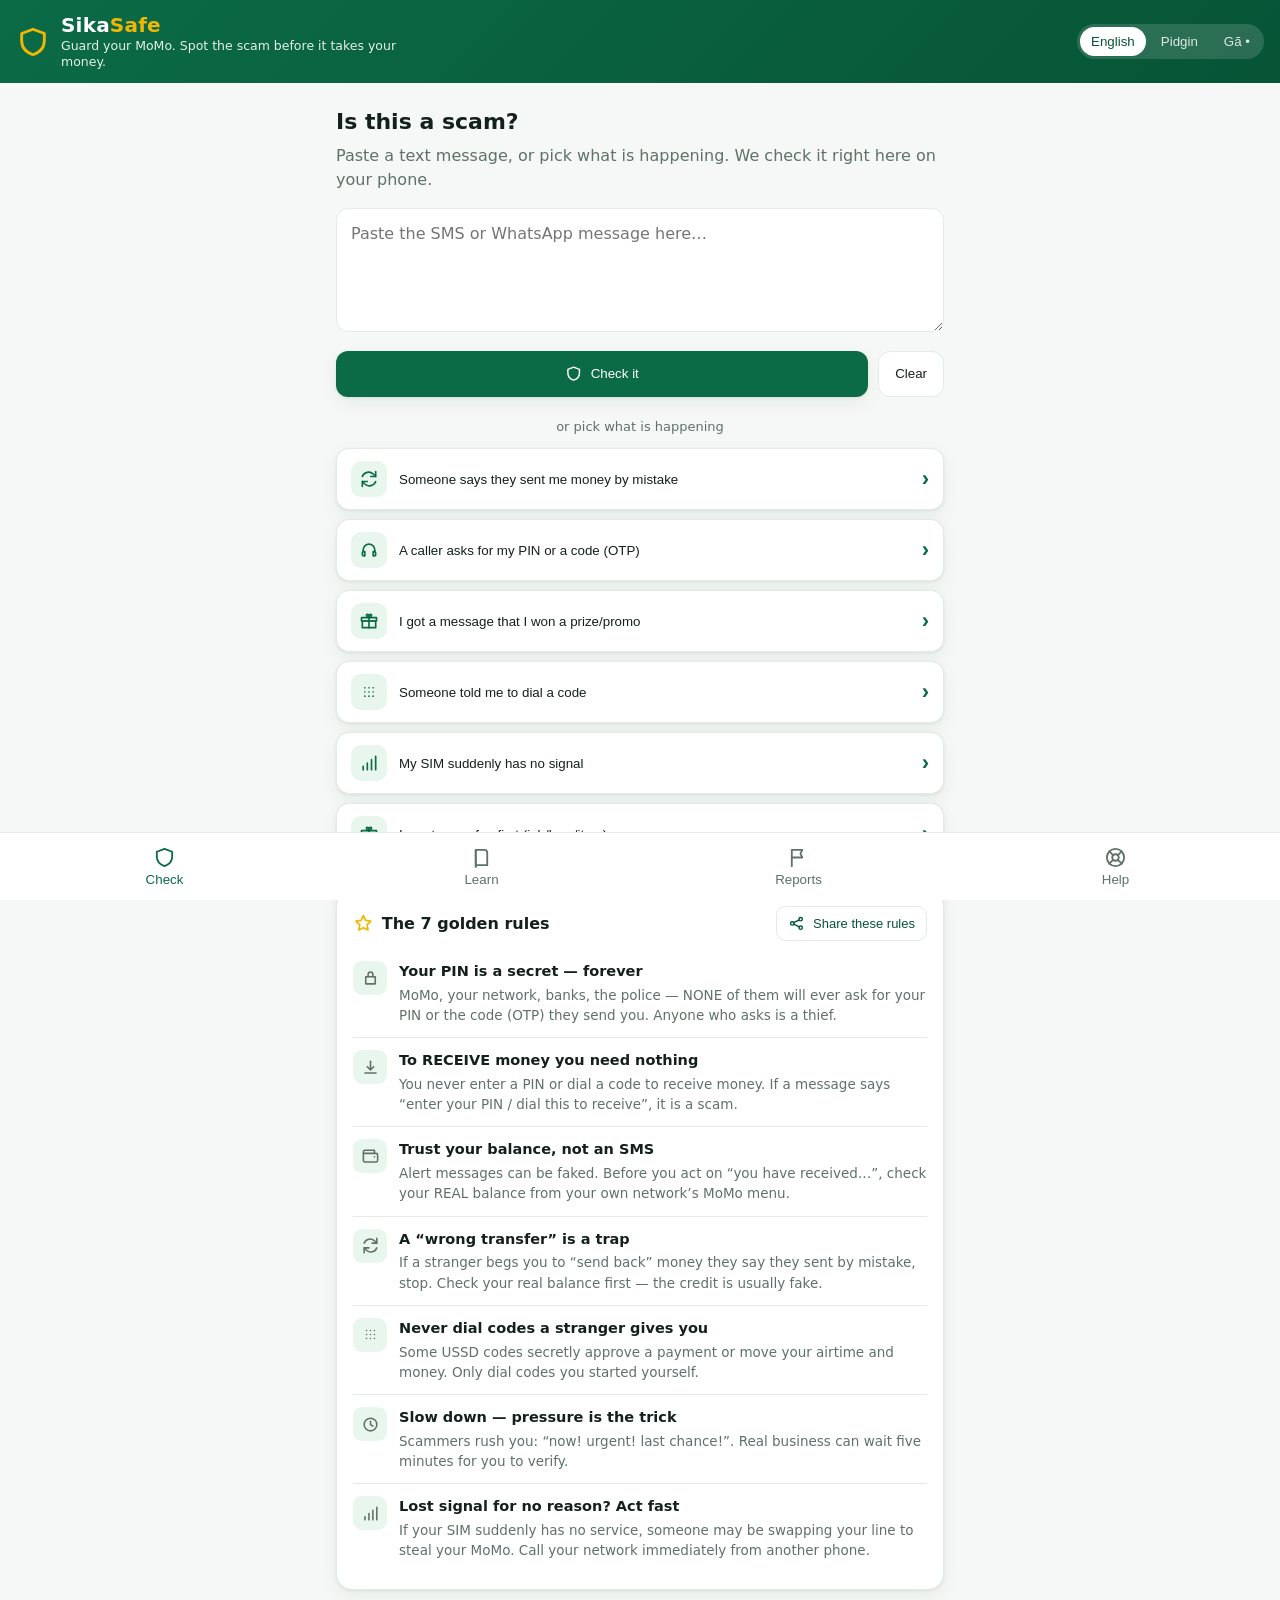
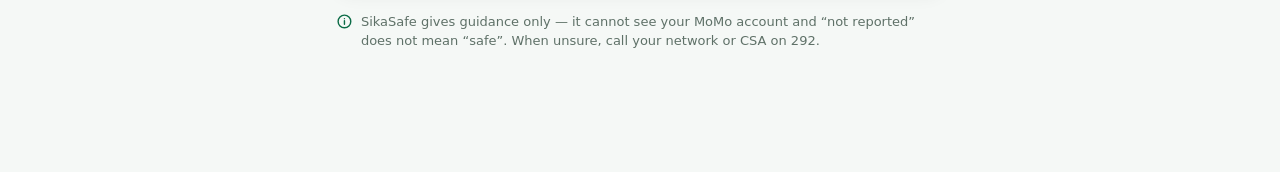
<file: sikasafe/index.html>
<!doctype html>
<html lang="en">
<head>
<meta charset="utf-8">
<meta name="viewport" content="width=device-width, initial-scale=1, viewport-fit=cover">
<title>SikaSafe — Guard your MoMo from scams</title>
<meta name="description" content="A free, offline tool that helps you spot mobile money (MoMo) scams in Ghana before you lose money. Check messages, learn the tricks, and know who to call.">
<meta name="theme-color" content="#0b6b46">
<link rel="manifest" href="manifest.webmanifest">
<link rel="icon" href="icons/favicon.svg" type="image/svg+xml">
<link rel="apple-touch-icon" href="icons/favicon.svg">
<link rel="stylesheet" href="css/styles.css">
</head>
<body>
<header class="topbar">
  <div class="brand">
    <svg class="logo" aria-hidden="true"><use href="#i-shield"/></svg>
    <div>
      <div class="brand-name">Sika<span>Safe</span></div>
      <p id="tagline" class="brand-tag"></p>
    </div>
  </div>
  <div id="lang" class="lang" role="group" aria-label="Language"></div>
</header>

<div id="draft-ribbon" class="draft-ribbon" role="alert" hidden></div>

<main>
  <section class="view" data-view="check" id="view-check"></section>
  <section class="view" data-view="learn" id="view-learn" hidden></section>
  <section class="view" data-view="report" id="view-report" hidden></section>
  <section class="view" data-view="help" id="view-help" hidden></section>
</main>

<nav class="tabbar" aria-label="Sections">
  <button class="navbtn is-active" data-view="check"><svg class="ic" aria-hidden="true"><use href="#i-shield"/></svg><span class="navlabel">Check</span></button>
  <button class="navbtn" data-view="learn"><svg class="ic" aria-hidden="true"><use href="#i-book"/></svg><span class="navlabel">Learn</span></button>
  <button class="navbtn" data-view="report"><svg class="ic" aria-hidden="true"><use href="#i-flag"/></svg><span class="navlabel">Reports</span></button>
  <button class="navbtn" data-view="help"><svg class="ic" aria-hidden="true"><use href="#i-lifebuoy"/></svg><span class="navlabel">Help</span></button>
</nav>

<div id="toast" class="toast" role="status" hidden></div>

<!-- icon set -->
<svg width="0" height="0" style="position:absolute" aria-hidden="true">
  <symbol id="i-shield" viewBox="0 0 24 24"><path d="M12 3 4 6v5c0 5 3.4 8.5 8 10 4.6-1.5 8-5 8-10V6z"/></symbol>
  <symbol id="i-lock" viewBox="0 0 24 24"><path d="M6 11h12v9H6z"/><path d="M9 11V8a3 3 0 0 1 6 0v3"/></symbol>
  <symbol id="i-download" viewBox="0 0 24 24"><path d="M12 4v10"/><path d="m8 11 4 4 4-4"/><path d="M5 19h14"/></symbol>
  <symbol id="i-balance" viewBox="0 0 24 24"><path d="M3 8h16a2 2 0 0 1 2 2v7a2 2 0 0 1-2 2H5a2 2 0 0 1-2-2z"/><path d="M3 8V6a2 2 0 0 1 2-2h12v4"/><path d="M17 12.5h.01"/></symbol>
  <symbol id="i-reverse" viewBox="0 0 24 24"><path d="M4 9a8 8 0 0 1 13-3l3 3"/><path d="M20 3v6h-6"/><path d="M20 15a8 8 0 0 1-13 3l-3-3"/><path d="M4 21v-6h6"/></symbol>
  <symbol id="i-dial" viewBox="0 0 24 24"><path d="M7 7h.01M12 7h.01M17 7h.01M7 12h.01M12 12h.01M17 12h.01M7 17h.01M12 17h.01M17 17h.01"/></symbol>
  <symbol id="i-clock" viewBox="0 0 24 24"><circle cx="12" cy="12" r="8"/><path d="M12 8v4l3 2"/></symbol>
  <symbol id="i-signal" viewBox="0 0 24 24"><path d="M5 20v-4M10 20v-8M15 20v-12M20 20V4"/></symbol>
  <symbol id="i-headset" viewBox="0 0 24 24"><path d="M5 14v-2a7 7 0 0 1 14 0v2"/><path d="M5 14h2v5H6a2 2 0 0 1-2-2v-1a2 2 0 0 1 1-2z"/><path d="M19 14h-2v5h1a2 2 0 0 0 2-2v-1a2 2 0 0 0-1-2z"/></symbol>
  <symbol id="i-gift" viewBox="0 0 24 24"><path d="M4 12h16v8H4z"/><path d="M3 8h18v4H3z"/><path d="M12 8v12"/><path d="M12 8C9 8 8 4 10 4s2 4 2 4M12 8c3 0 4-4 2-4s-2 4-2 4"/></symbol>
  <symbol id="i-check" viewBox="0 0 24 24"><path d="M20 6 9 17l-5-5"/></symbol>
  <symbol id="i-warn" viewBox="0 0 24 24"><path d="M12 4 2 20h20z"/><path d="M12 10v4M12 17h.01"/></symbol>
  <symbol id="i-danger" viewBox="0 0 24 24"><path d="M8 3h8l5 5v8l-5 5H8l-5-5V8z"/><path d="M12 8v5M12 16h.01"/></symbol>
  <symbol id="i-phone" viewBox="0 0 24 24"><path d="M5 4h3l2 5-2 1a11 11 0 0 0 5 5l1-2 5 2v3a2 2 0 0 1-2 2A16 16 0 0 1 3 6a2 2 0 0 1 2-2z"/></symbol>
  <symbol id="i-whatsapp" viewBox="0 0 24 24"><path d="M20 12a8 8 0 0 1-11.5 7.2L4 20.5l1.4-4.3A8 8 0 1 1 20 12z"/><path d="M8.5 9c0 3.6 2.9 6.5 6.5 6.5"/></symbol>
  <symbol id="i-mail" viewBox="0 0 24 24"><path d="M3 6h18v12H3z"/><path d="m3 7 9 6 9-6"/></symbol>
  <symbol id="i-star" viewBox="0 0 24 24"><path d="m12 3 2.6 5.6 6 .8-4.4 4.2 1.1 6L12 17l-5.3 2.6 1.1-6L3.4 9.4l6-.8z"/></symbol>
  <symbol id="i-chevron" viewBox="0 0 24 24"><path d="m6 9 6 6 6-6"/></symbol>
  <symbol id="i-info" viewBox="0 0 24 24"><circle cx="12" cy="12" r="9"/><path d="M12 11v5M12 8h.01"/></symbol>
  <symbol id="i-search" viewBox="0 0 24 24"><circle cx="11" cy="11" r="6"/><path d="m20 20-3.6-3.6"/></symbol>
  <symbol id="i-flag" viewBox="0 0 24 24"><path d="M5 21V4M5 4h11l-2 4 2 4H5"/></symbol>
  <symbol id="i-trash" viewBox="0 0 24 24"><path d="M4 7h16M9 7V5h6v2M6 7l1 13h10l1-13"/></symbol>
  <symbol id="i-share" viewBox="0 0 24 24"><circle cx="6" cy="12" r="2.4"/><circle cx="18" cy="6" r="2.4"/><circle cx="18" cy="18" r="2.4"/><path d="m8.1 10.9 7.8-3.8M8.1 13.1l7.8 3.8"/></symbol>
  <symbol id="i-book" viewBox="0 0 24 24"><path d="M6 4h9a3 3 0 0 1 3 3v13H8a2 2 0 0 0-2 2z"/><path d="M6 4v16"/></symbol>
  <symbol id="i-lifebuoy" viewBox="0 0 24 24"><circle cx="12" cy="12" r="9"/><circle cx="12" cy="12" r="3.4"/><path d="m5.5 5.5 4 4M14.5 14.5l4 4M18.5 5.5l-4 4M9.5 14.5l-4 4"/></symbol>
  <symbol id="i-globe" viewBox="0 0 24 24"><circle cx="12" cy="12" r="9"/><path d="M3 12h18M12 3c2.6 2.7 2.6 15.3 0 18M12 3c-2.6 2.7-2.6 15.3 0 18"/></symbol>
</svg>

<script src="js/data.js"></script>
<script src="js/detector.js"></script>
<script src="js/api.js"></script>
<script src="js/app.js"></script>
</body>
</html>
</file>
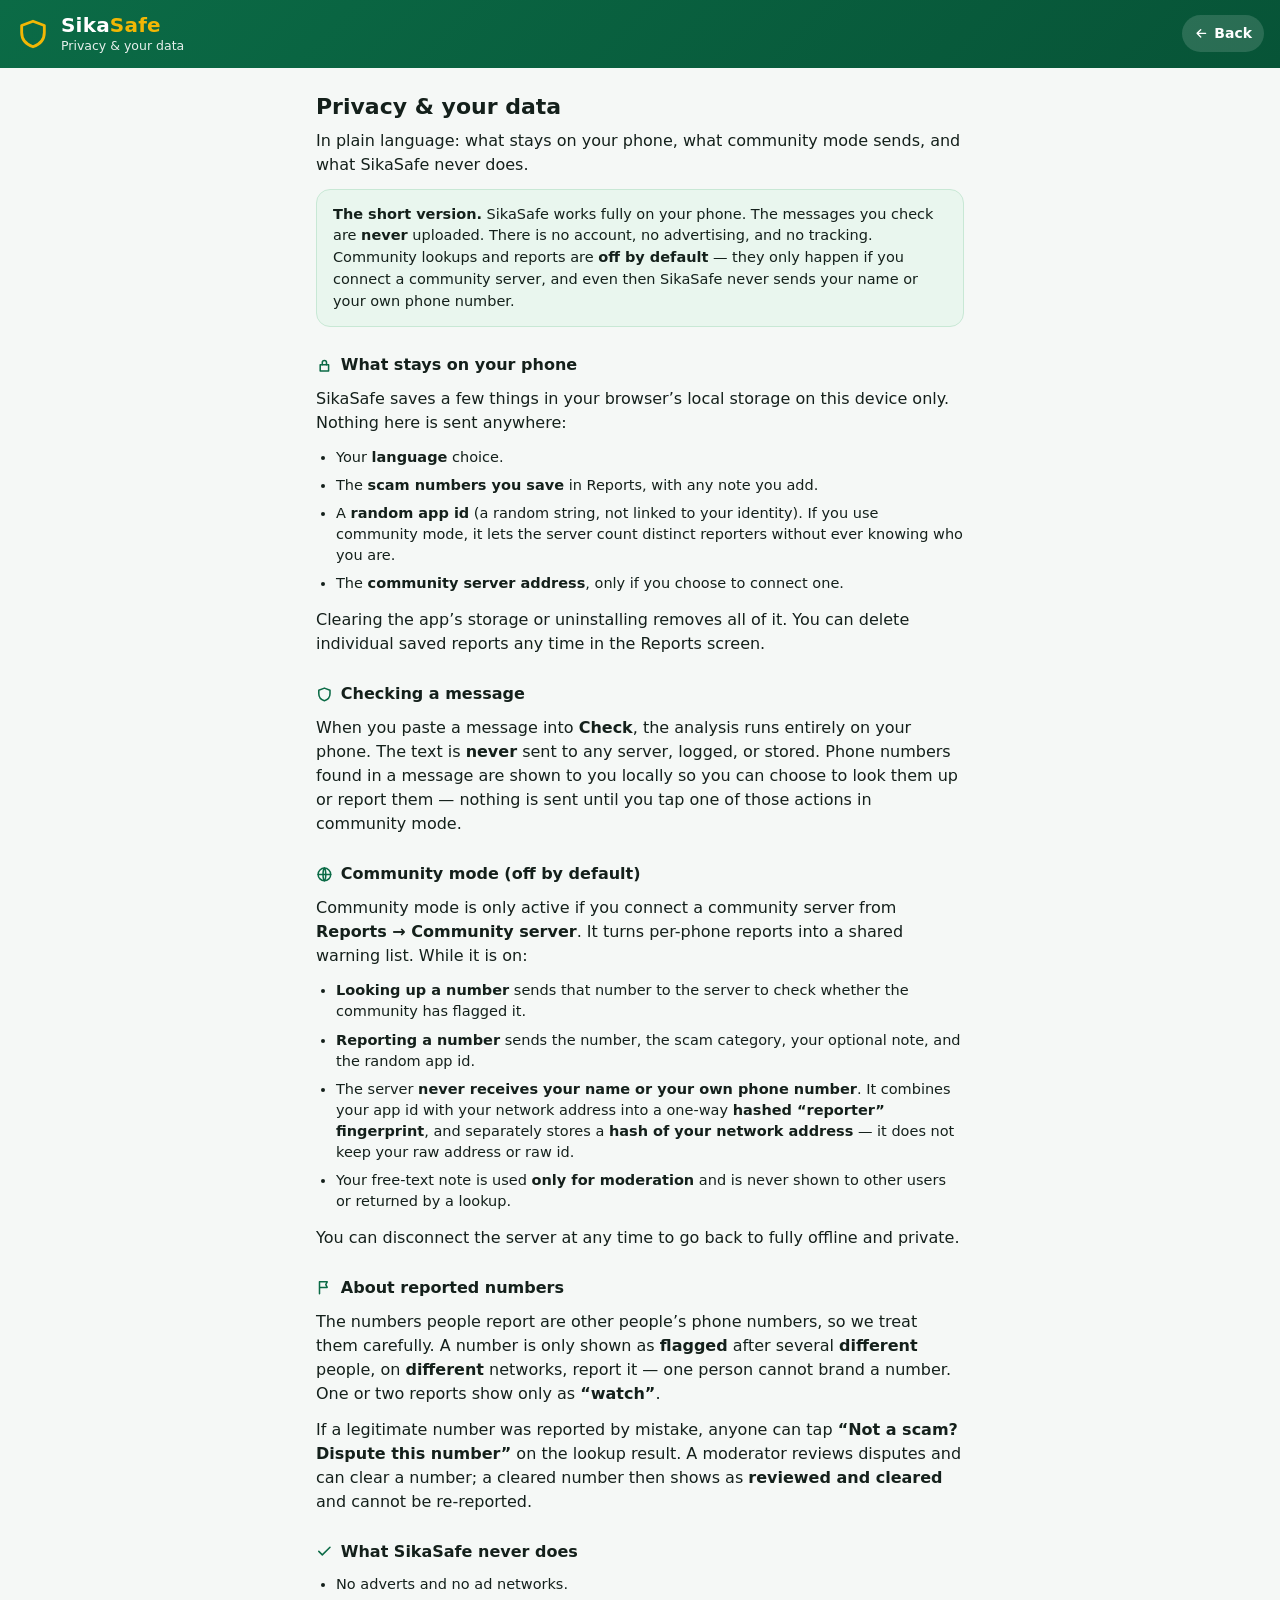
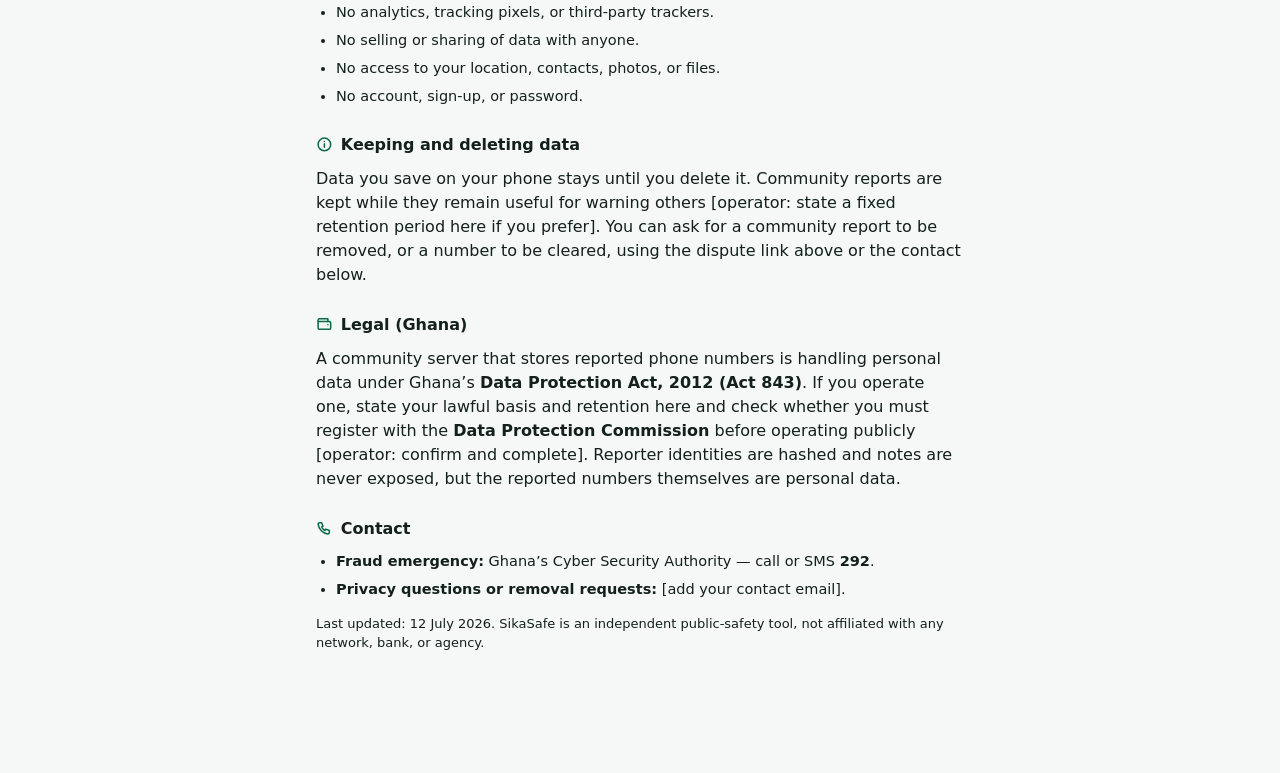
<file: sikasafe/privacy.html>
<!doctype html>
<html lang="en">
<head>
<meta charset="utf-8">
<meta name="viewport" content="width=device-width, initial-scale=1, viewport-fit=cover">
<title>SikaSafe — Privacy & your data</title>
<meta name="description" content="What SikaSafe stores, what it never does, and how community scam reports work. Plain language.">
<meta name="theme-color" content="#0b6b46">
<link rel="icon" href="icons/favicon.svg" type="image/svg+xml">
<link rel="stylesheet" href="css/styles.css">
<!--
  OPERATOR: before public launch, complete the items in [brackets] below:
    - a privacy contact email
    - your data-retention period (or keep the "while useful" wording)
    - your lawful basis and Data Protection Commission (Act 843) registration status
  See server/README.md → "Privacy & legal".
-->
</head>
<body>
<header class="topbar">
  <div class="brand">
    <svg class="logo" aria-hidden="true"><use href="#i-shield"/></svg>
    <div>
      <div class="brand-name">Sika<span>Safe</span></div>
      <p class="brand-tag">Privacy &amp; your data</p>
    </div>
  </div>
  <a class="back" href="index.html"><svg class="ic sm" aria-hidden="true"><use href="#i-back"/></svg> Back</a>
</header>

<main class="doc">
  <h1 class="h-title">Privacy &amp; your data</h1>
  <p class="h-sub">In plain language: what stays on your phone, what community mode sends, and what SikaSafe never does.</p>

  <div class="tldr">
    <p><b>The short version.</b> SikaSafe works fully on your phone. The messages you check are <b>never</b> uploaded. There is no account, no advertising, and no tracking. Community lookups and reports are <b>off by default</b> — they only happen if you connect a community server, and even then SikaSafe never sends your name or your own phone number.</p>
  </div>

  <h2 class="sec"><svg class="ic sm" aria-hidden="true"><use href="#i-lock"/></svg> What stays on your phone</h2>
  <p>SikaSafe saves a few things in your browser’s local storage on this device only. Nothing here is sent anywhere:</p>
  <ul>
    <li>Your <b>language</b> choice.</li>
    <li>The <b>scam numbers you save</b> in Reports, with any note you add.</li>
    <li>A <b>random app id</b> (a random string, not linked to your identity). If you use community mode, it lets the server count distinct reporters without ever knowing who you are.</li>
    <li>The <b>community server address</b>, only if you choose to connect one.</li>
  </ul>
  <p>Clearing the app’s storage or uninstalling removes all of it. You can delete individual saved reports any time in the Reports screen.</p>

  <h2 class="sec"><svg class="ic sm" aria-hidden="true"><use href="#i-shield"/></svg> Checking a message</h2>
  <p>When you paste a message into <b>Check</b>, the analysis runs entirely on your phone. The text is <b>never</b> sent to any server, logged, or stored. Phone numbers found in a message are shown to you locally so you can choose to look them up or report them — nothing is sent until you tap one of those actions in community mode.</p>

  <h2 class="sec"><svg class="ic sm" aria-hidden="true"><use href="#i-globe"/></svg> Community mode (off by default)</h2>
  <p>Community mode is only active if you connect a community server from <b>Reports → Community server</b>. It turns per-phone reports into a shared warning list. While it is on:</p>
  <ul>
    <li><b>Looking up a number</b> sends that number to the server to check whether the community has flagged it.</li>
    <li><b>Reporting a number</b> sends the number, the scam category, your optional note, and the random app id.</li>
    <li>The server <b>never receives your name or your own phone number</b>. It combines your app id with your network address into a one-way <b>hashed “reporter” fingerprint</b>, and separately stores a <b>hash of your network address</b> — it does not keep your raw address or raw id.</li>
    <li>Your free-text note is used <b>only for moderation</b> and is never shown to other users or returned by a lookup.</li>
  </ul>
  <p>You can disconnect the server at any time to go back to fully offline and private.</p>

  <h2 class="sec"><svg class="ic sm" aria-hidden="true"><use href="#i-flag"/></svg> About reported numbers</h2>
  <p>The numbers people report are other people’s phone numbers, so we treat them carefully. A number is only shown as <b>flagged</b> after several <b>different</b> people, on <b>different</b> networks, report it — one person cannot brand a number. One or two reports show only as <b>“watch”</b>.</p>
  <p>If a legitimate number was reported by mistake, anyone can tap <b>“Not a scam? Dispute this number”</b> on the lookup result. A moderator reviews disputes and can clear a number; a cleared number then shows as <b>reviewed and cleared</b> and cannot be re-reported.</p>

  <h2 class="sec"><svg class="ic sm" aria-hidden="true"><use href="#i-check"/></svg> What SikaSafe never does</h2>
  <ul>
    <li>No adverts and no ad networks.</li>
    <li>No analytics, tracking pixels, or third-party trackers.</li>
    <li>No selling or sharing of data with anyone.</li>
    <li>No access to your location, contacts, photos, or files.</li>
    <li>No account, sign-up, or password.</li>
  </ul>

  <h2 class="sec"><svg class="ic sm" aria-hidden="true"><use href="#i-info"/></svg> Keeping and deleting data</h2>
  <p>Data you save on your phone stays until you delete it. Community reports are kept while they remain useful for warning others [operator: state a fixed retention period here if you prefer]. You can ask for a community report to be removed, or a number to be cleared, using the dispute link above or the contact below.</p>

  <h2 class="sec"><svg class="ic sm" aria-hidden="true"><use href="#i-balance"/></svg> Legal (Ghana)</h2>
  <p>A community server that stores reported phone numbers is handling personal data under Ghana’s <b>Data Protection Act, 2012 (Act 843)</b>. If you operate one, state your lawful basis and retention here and check whether you must register with the <b>Data Protection Commission</b> before operating publicly [operator: confirm and complete]. Reporter identities are hashed and notes are never exposed, but the reported numbers themselves are personal data.</p>

  <h2 class="sec"><svg class="ic sm" aria-hidden="true"><use href="#i-phone"/></svg> Contact</h2>
  <ul>
    <li><b>Fraud emergency:</b> Ghana’s Cyber Security Authority — call or SMS <b>292</b>.</li>
    <li><b>Privacy questions or removal requests:</b> [add your contact email].</li>
  </ul>

  <p class="updated">Last updated: 12 July 2026. SikaSafe is an independent public-safety tool, not affiliated with any network, bank, or agency.</p>
</main>

<!-- icons used on this page -->
<svg width="0" height="0" class="sprite" aria-hidden="true">
  <symbol id="i-shield" viewBox="0 0 24 24"><path d="M12 3 4 6v5c0 5 3.4 8.5 8 10 4.6-1.5 8-5 8-10V6z"/></symbol>
  <symbol id="i-lock" viewBox="0 0 24 24"><path d="M6 11h12v9H6z"/><path d="M9 11V8a3 3 0 0 1 6 0v3"/></symbol>
  <symbol id="i-info" viewBox="0 0 24 24"><circle cx="12" cy="12" r="9"/><path d="M12 11v5M12 8h.01"/></symbol>
  <symbol id="i-globe" viewBox="0 0 24 24"><circle cx="12" cy="12" r="9"/><path d="M3 12h18M12 3c2.6 2.7 2.6 15.3 0 18M12 3c-2.6 2.7-2.6 15.3 0 18"/></symbol>
  <symbol id="i-flag" viewBox="0 0 24 24"><path d="M5 21V4M5 4h11l-2 4 2 4H5"/></symbol>
  <symbol id="i-check" viewBox="0 0 24 24"><path d="M20 6 9 17l-5-5"/></symbol>
  <symbol id="i-balance" viewBox="0 0 24 24"><path d="M3 8h16a2 2 0 0 1 2 2v7a2 2 0 0 1-2 2H5a2 2 0 0 1-2-2z"/><path d="M3 8V6a2 2 0 0 1 2-2h12v4"/><path d="M17 12.5h.01"/></symbol>
  <symbol id="i-phone" viewBox="0 0 24 24"><path d="M5 4h3l2 5-2 1a11 11 0 0 0 5 5l1-2 5 2v3a2 2 0 0 1-2 2A16 16 0 0 1 3 6a2 2 0 0 1 2-2z"/></symbol>
  <symbol id="i-back" viewBox="0 0 24 24"><path d="M19 12H5M11 6l-6 6 6 6"/></symbol>
</svg>
</body>
</html>
</file>
<file: sikasafe/css/styles.css>
/* ============================================================
   SikaSafe — styles. Mobile-first, high-contrast, big tap targets.
   Ghana-inspired palette (green / gold / red) used with restraint.
   ============================================================ */
:root{
  --green:#0b6b46; --green-d:#075437; --gold:#f2b705; --red:#d23b3b;
  --ink:#14201b; --mut:#5f7168; --line:#e2ebe6; --bg:#f5f8f6; --card:#ffffff;
  --danger:#c62828; --danger-bg:#fdecec; --caution:#b26a00; --caution-bg:#fdf3e3;
  --clear:#1f7a4d; --clear-bg:#e9f6ee;
  --shadow:0 1px 3px rgba(20,50,35,.08),0 6px 18px rgba(20,50,35,.06);
}
*{box-sizing:border-box}
html{-webkit-text-size-adjust:100%}
body{
  margin:0;background:var(--bg);color:var(--ink);
  font:16px/1.5 system-ui,-apple-system,Segoe UI,Roboto,sans-serif;
  padding-bottom:78px;
}
.ic{width:1.3em;height:1.3em;fill:none;stroke:currentColor;stroke-width:2;
  stroke-linecap:round;stroke-linejoin:round;flex:none;vertical-align:-.2em}
.ic.sm{width:1.05em;height:1.05em;stroke-width:2.2}

/* header */
.topbar{
  background:linear-gradient(135deg,var(--green),var(--green-d));color:#fff;
  padding:14px 16px calc(14px + env(safe-area-inset-top,0)) 16px;padding-top:max(14px,env(safe-area-inset-top,0));
  display:flex;align-items:center;justify-content:space-between;gap:10px;flex-wrap:wrap;
  position:sticky;top:0;z-index:10;
}
.brand{display:flex;align-items:center;gap:11px;min-width:0}
.logo{width:34px;height:34px;fill:none;stroke:var(--gold);stroke-width:2;stroke-linejoin:round;flex:none}
.brand-name{font-weight:800;font-size:20px;letter-spacing:.2px;line-height:1.1}
.brand-name span{color:var(--gold)}
.brand-tag{margin:2px 0 0;font-size:12.5px;opacity:.9;line-height:1.25;max-width:44ch}
.lang{display:flex;gap:4px;background:rgba(255,255,255,.14);padding:3px;border-radius:999px}
.lang-btn{
  border:0;background:transparent;color:#fff;font:600 13px/1 inherit;
  padding:7px 11px;border-radius:999px;cursor:pointer;opacity:.85;
}
.lang-btn.is-active{background:#fff;color:var(--green-d);opacity:1}

/* layout */
main{max-width:640px;margin:0 auto;padding:18px 16px 30px}
.h-title{font-size:22px;font-weight:800;margin:4px 0 6px}
.h-sub{color:var(--mut);margin:0 0 16px}
.sec{font-size:16px;font-weight:800;margin:26px 0 10px}
.lbl{font-weight:700;margin:14px 0 6px;display:flex;align-items:center;gap:6px}
.muted{color:var(--mut)}
.fineprint{color:var(--mut);font-size:13px;display:flex;gap:8px;align-items:flex-start;margin-top:22px}
.fineprint .ic{color:var(--green);margin-top:1px}

/* buttons */
.btn{
  display:inline-flex;align-items:center;justify-content:center;gap:8px;
  border:0;border-radius:12px;font:700 15px/1 inherit;padding:14px 16px;cursor:pointer;
  transition:transform .09s ease, background .12s ease;
}
.btn:active{transform:translateY(1px)}
.btn.primary{background:var(--green);color:#fff;box-shadow:var(--shadow)}
.btn.primary:active{background:var(--green-d)}
.navbtn{transition:transform .09s ease, color .12s ease}
.navbtn:active{transform:scale(.92)}
.chip{transition:transform .1s ease, border-color .12s ease}
.btn.ghost{background:#fff;color:var(--ink);border:1px solid var(--line)}
.btn.tiny{padding:8px 11px;font-size:13px;border-radius:10px;background:#fff;color:var(--green-d);border:1px solid var(--line)}
.row{display:flex;gap:10px;margin-top:12px}
.row .btn.primary{flex:1}
.icon-btn{background:transparent;border:0;color:var(--mut);cursor:pointer;padding:8px;border-radius:8px}

/* inputs */
.msg,.inp{
  width:100%;border:1.5px solid var(--line);border-radius:12px;background:#fff;
  font:inherit;color:var(--ink);padding:13px 14px;resize:vertical;
}
.msg:focus,.inp:focus{outline:none;border-color:var(--green)}
textarea.msg{min-height:96px}

/* check: chips + rules */
.or{text-align:center;color:var(--mut);font-size:13px;margin:20px 0 12px;position:relative}
.chips{display:flex;flex-direction:column;gap:9px}
.chip{
  text-align:left;background:var(--card);border:1px solid var(--line);border-radius:13px;
  padding:12px 14px;font:600 14.5px/1.3 inherit;color:var(--ink);cursor:pointer;
  display:flex;align-items:center;gap:12px;box-shadow:var(--shadow);
}
.chip .ci{width:36px;height:36px;border-radius:10px;background:var(--clear-bg);color:var(--green);
  display:grid;place-items:center;flex:none}
.chip .ci .ic{width:20px;height:20px}
.chip .ct{flex:1}
.chip::after{content:"›";color:var(--green);font-size:22px;font-weight:800;line-height:1}
.chip:active{border-color:var(--green);transform:scale(.99)}

.rules-card{background:var(--card);border:1px solid var(--line);border-radius:16px;padding:16px;margin-top:24px;box-shadow:var(--shadow)}
.rules-head{display:flex;align-items:center;justify-content:space-between;gap:10px;margin-bottom:6px}
.rules-head h2{font-size:16px;font-weight:800;margin:0;display:flex;align-items:center;gap:8px}
.rules-head h2 .ic{color:var(--gold)}
.rules{list-style:none;margin:8px 0 0;padding:0;counter-reset:r}
.rules li{display:flex;gap:12px;padding:12px 0;border-top:1px solid var(--line)}
.rules li:first-child{border-top:0}
.ri{width:34px;height:34px;border-radius:9px;background:var(--clear-bg);color:var(--green);
  display:grid;place-items:center;flex:none}
.ri .ic{width:19px;height:19px}
.rules li div{display:flex;flex-direction:column;gap:2px}
.rules li b{font-size:14.5px}
.rules li span{color:var(--mut);font-size:13.5px}

/* verdict / result */
.result{margin-top:14px}
.verdict{border-radius:14px;border:1.5px solid;padding:14px;box-shadow:var(--shadow);
  animation:reveal .32s cubic-bezier(.2,.7,.2,1)}
@keyframes reveal{from{opacity:0;transform:translateY(10px)}}
.verdict.danger{border-color:#f2c4c4;background:var(--danger-bg)}
/* danger gets one gentle attention ring — a single pulse, never repeating */
.verdict.danger{animation:reveal .32s cubic-bezier(.2,.7,.2,1),dangerPulse .85s ease-out .12s 1}
@keyframes dangerPulse{0%{box-shadow:0 0 0 0 rgba(210,59,59,.45)}100%{box-shadow:0 0 0 16px rgba(210,59,59,0)}}
.verdict.caution{border-color:#f3ddb4;background:var(--caution-bg)}
.verdict.clear{border-color:#c8e8d5;background:var(--clear-bg)}
.v-head{display:flex;gap:11px;align-items:flex-start}
.v-head .ic{width:26px;height:26px;flex:none;margin-top:1px}
.verdict.danger .v-head .ic{color:var(--danger)}
.verdict.caution .v-head .ic{color:var(--caution)}
.verdict.clear .v-head .ic{color:var(--clear)}
.v-head b{font-size:16.5px;display:block}
.v-head span{color:var(--mut);font-size:14px}
.flags{margin-top:12px;display:flex;flex-direction:column;gap:9px}
.flags-h{font-weight:700;font-size:13.5px;margin:4px 0 0}
.flag{background:rgba(255,255,255,.7);border-radius:10px;padding:10px 12px}
.flag b{display:flex;gap:6px;align-items:center;font-size:14px;color:var(--danger)}
.verdict.caution .flag b{color:var(--caution)}
.flag span{display:block;color:var(--ink);font-size:13.5px;margin-top:3px}
.sit-body{margin-top:12px}
.sit-how{font-size:14.5px;margin:0 0 6px}
.two{display:grid;gap:12px}
@media(min-width:520px){.two{grid-template-columns:1fr 1fr}}
.two ul{margin:4px 0 0;padding-left:18px}
.two li{font-size:13.5px;margin:3px 0}
.two .lbl{margin:0}

/* learn */
.scam-list{display:flex;flex-direction:column;gap:10px}
.scam{background:var(--card);border:1px solid var(--line);border-radius:14px;overflow:hidden;box-shadow:var(--shadow)}
.scam summary{display:flex;align-items:center;gap:11px;padding:15px;cursor:pointer;font-weight:700;list-style:none}
.scam summary::-webkit-details-marker{display:none}
.scam summary .chev{margin-left:auto;color:var(--mut);transition:transform .2s}
.scam[open] summary .chev{transform:rotate(180deg)}
.scam-inner{padding:0 15px 16px}
.scam-inner p{font-size:14.5px;margin:0 0 4px}
.scam-inner ul{margin:4px 0 6px;padding-left:20px}
.scam-inner li{font-size:14px;margin:4px 0}
.scam .ri{background:#f0f4f2}

/* reports */
.lookup{display:flex;gap:9px;margin-bottom:12px}
.lookup .inp{flex:1}
.report-form{background:var(--card);border:1px solid var(--line);border-radius:14px;margin:14px 0;box-shadow:var(--shadow)}
.report-form summary{padding:14px 15px;font-weight:700;cursor:pointer;display:flex;align-items:center;gap:9px;list-style:none}
.report-form summary::-webkit-details-marker{display:none}
.rf-inner{padding:0 15px 15px;display:flex;flex-direction:column;gap:10px}
.report-list{margin-top:16px}
.rep{display:flex;align-items:center;gap:10px;background:#fff;border:1px solid var(--line);
  border-radius:12px;padding:11px 13px;margin-bottom:8px}
.rep div{display:flex;flex-direction:column;min-width:0}
.rep b{font-size:15px}
.rep span{color:var(--mut);font-size:13px;overflow:hidden;text-overflow:ellipsis}
.rep .icon-btn{margin-left:auto}

/* help */
.steps{margin:0 0 6px;padding-left:22px;display:flex;flex-direction:column;gap:10px}
.steps li{font-size:15px}
.steps li:first-child{font-weight:700}
.contacts{display:flex;flex-direction:column;gap:11px}
.contact{background:var(--card);border:1px solid var(--line);border-radius:14px;padding:14px 15px;box-shadow:var(--shadow)}
.contact.primary{border-color:var(--green);border-width:1.5px}
.contact>b{font-size:15.5px}
.cnote{color:var(--mut);font-size:13.5px;margin:3px 0 9px}
.cline{display:flex;align-items:center;gap:8px;padding:8px 0;color:var(--ink);text-decoration:none;border-top:1px solid var(--line)}
.cline:first-of-type{border-top:0}
a.cline{color:var(--green-d)}
a.cline b{color:var(--green-d)}

/* persistent unverified-draft warning, shown under the header on every screen */
.draft-ribbon{background:var(--caution-bg);color:var(--caution);border-bottom:1px solid #f3ddb4;
  font-size:12.5px;line-height:1.35;font-weight:600;
  display:flex;gap:8px;align-items:flex-start;padding:9px 16px}
.draft-ribbon .ic{margin-top:1px;flex:none;color:var(--caution)}
.draft-ribbon[hidden]{display:none}

/* tab bar */
.tabbar{
  position:fixed;left:0;right:0;bottom:0;z-index:20;background:#fff;
  border-top:1px solid var(--line);display:flex;
  padding:6px 6px calc(6px + env(safe-area-inset-bottom,0));
}
.navbtn{
  flex:1;background:transparent;border:0;cursor:pointer;color:var(--mut);
  display:flex;flex-direction:column;align-items:center;gap:3px;padding:7px 4px;border-radius:10px;
  font:600 11.5px/1 inherit;
}
.navbtn .ic{width:23px;height:23px;stroke-width:1.9}
.navbtn.is-active{color:var(--green)}

/* toast */
.toast{
  position:fixed;left:50%;transform:translateX(-50%);bottom:86px;z-index:40;
  background:var(--ink);color:#fff;padding:11px 16px;border-radius:999px;font-size:14px;
  box-shadow:0 6px 20px rgba(0,0,0,.25);max-width:90vw;text-align:center;
  animation:toastIn .28s cubic-bezier(.2,.7,.2,1);
}
@keyframes toastIn{from{opacity:0;transform:translate(-50%,12px)}}
@media(prefers-reduced-motion:no-preference){
  .result,.scam-inner{animation:fade .2s ease}
  @keyframes fade{from{opacity:0;transform:translateY(4px)}to{opacity:1;transform:none}}
}

/* risk meter on verdict cards */
.meter{height:7px;border-radius:99px;background:rgba(20,50,35,.1);margin:12px 0 2px;overflow:hidden}
/* the bar fills from empty on every reveal, so severity reads at a glance */
.meter span{display:block;height:100%;border-radius:99px;animation:meterFill .6s cubic-bezier(.2,.7,.2,1)}
@keyframes meterFill{from{width:0}}
.verdict.danger .meter span{background:var(--danger)}
.verdict.caution .meter span{background:var(--caution)}
.verdict.clear .meter span{background:var(--clear)}

/* community bar + states */
.commbar{display:flex;align-items:center;gap:8px;font-size:13px;border-radius:11px;
  padding:9px 12px;margin:0 0 14px;flex-wrap:wrap}
.commbar.on{background:var(--clear-bg);color:var(--clear);border:1px solid #c8e8d5}
.commbar.off{background:#eef3f0;color:var(--mut);border:1px solid var(--line)}
.commbar .cs{opacity:.9}
.loading{display:flex;align-items:center;gap:10px;color:var(--mut);font-size:14px;
  padding:14px;background:var(--card);border:1px solid var(--line);border-radius:12px}
.loading .ic{color:var(--green);animation:spin 1s linear infinite}
@keyframes spin{to{transform:rotate(360deg)}}
.also{font-size:13px;margin:10px 0 0;color:var(--ink)}
.also.muted{color:var(--mut)}
.small{font-size:12.5px}
.server-ctl{margin-top:16px;background:var(--card);border:1px solid var(--line);
  border-radius:14px;box-shadow:var(--shadow)}
.server-ctl>summary{padding:13px 15px;font-weight:700;cursor:pointer;color:var(--mut);
  display:flex;align-items:center;gap:9px;list-style:none}
.server-ctl>summary::-webkit-details-marker{display:none}

/* detected numbers in a Check result */
.numbers{margin-top:12px}
.numrow{display:flex;align-items:center;gap:10px;flex-wrap:wrap;
  background:rgba(255,255,255,.6);border-radius:10px;padding:9px 12px;margin-top:7px}
.numrow>b{font-variant-numeric:tabular-nums}
.numacts{margin-left:auto;display:flex;gap:7px}
.warnbtn{width:100%;margin-top:12px;justify-content:center}

/* dispute-a-flag disclosure, shown inside a flagged/watch verdict card */
.dispute{margin-top:12px;border-top:1px solid rgba(20,50,35,.12);padding-top:4px}
.dispute summary{cursor:pointer;font-size:13.5px;font-weight:700;color:var(--mut);
  display:flex;align-items:center;gap:7px;list-style:none;padding:7px 0}
.dispute summary::-webkit-details-marker{display:none}
.dispute .rf-inner{padding:2px 0 6px}

/* recently-flagged community list */
.recent-list{margin-top:18px}
.rep.flagged{border-color:#f2c4c4}
.badge-flag{margin-left:auto;background:var(--danger-bg);color:var(--danger);
  font-size:12px;font-weight:700;padding:3px 9px;border-radius:999px}

.lnk{color:var(--green-d);font-weight:700;text-decoration:underline;text-underline-offset:2px}

/* standalone document pages (privacy) */
.sprite{position:absolute;width:0;height:0;overflow:hidden}
.back{display:inline-flex;align-items:center;gap:6px;color:#fff;text-decoration:none;
  font-weight:700;font-size:14px;background:rgba(255,255,255,.14);padding:8px 12px;border-radius:999px}
.doc{max-width:680px}
.doc .sec{display:flex;align-items:center;gap:8px;color:var(--ink)}
.doc .sec .ic{color:var(--green)}
.doc p{margin:0 0 12px;color:var(--ink)}
.doc ul{margin:0 0 14px;padding-left:20px;display:flex;flex-direction:column;gap:7px}
.doc li{font-size:14.5px;line-height:1.45}
.tldr{background:var(--clear-bg);border:1px solid #c8e8d5;border-radius:14px;padding:14px 16px;margin:8px 0 4px}
.tldr p{margin:0;font-size:14.5px}
.updated{color:var(--mut);font-size:13px;margin-top:22px}

/* focus visibility */
:focus-visible{outline:3px solid var(--gold);outline-offset:2px;border-radius:8px}

/* Respect the OS "reduce motion" setting: neutralise every entrance,
   pulse, and transition (spinner included) so nothing moves for users
   who asked for stillness — structure and colour still communicate. */
@media (prefers-reduced-motion: reduce){
  *,*::before,*::after{
    animation-duration:.001ms !important;
    animation-iteration-count:1 !important;
    transition-duration:.001ms !important;
    scroll-behavior:auto !important;
  }
}

/* dark mode */
@media (prefers-color-scheme: dark){
  :root{
    --ink:#e8f1eb;--mut:#9fb2a9;--line:#26332c;--bg:#0e1512;--card:#161f1a;
    --green:#27a06d;--green-d:#0c6c47;
    --danger:#ff6f6f;--danger-bg:#2c1616;--caution:#eab758;--caution-bg:#2b2214;
    --clear:#54d38d;--clear-bg:#12271d;
    --shadow:0 1px 3px rgba(0,0,0,.35),0 6px 18px rgba(0,0,0,.28);
  }
  .btn.ghost,.btn.tiny,.msg,.inp,.rep,.tabbar{background:var(--card)}
  .lang{background:rgba(255,255,255,.14)}
  .flag,.numrow{background:rgba(255,255,255,.06)}
  .meter{background:rgba(255,255,255,.1)}
  .commbar.off{background:#141c18}
  .ri,.scam .ri{background:#12271d}
  .toast{background:#e8f1eb;color:#0e1512}
}
</file>
